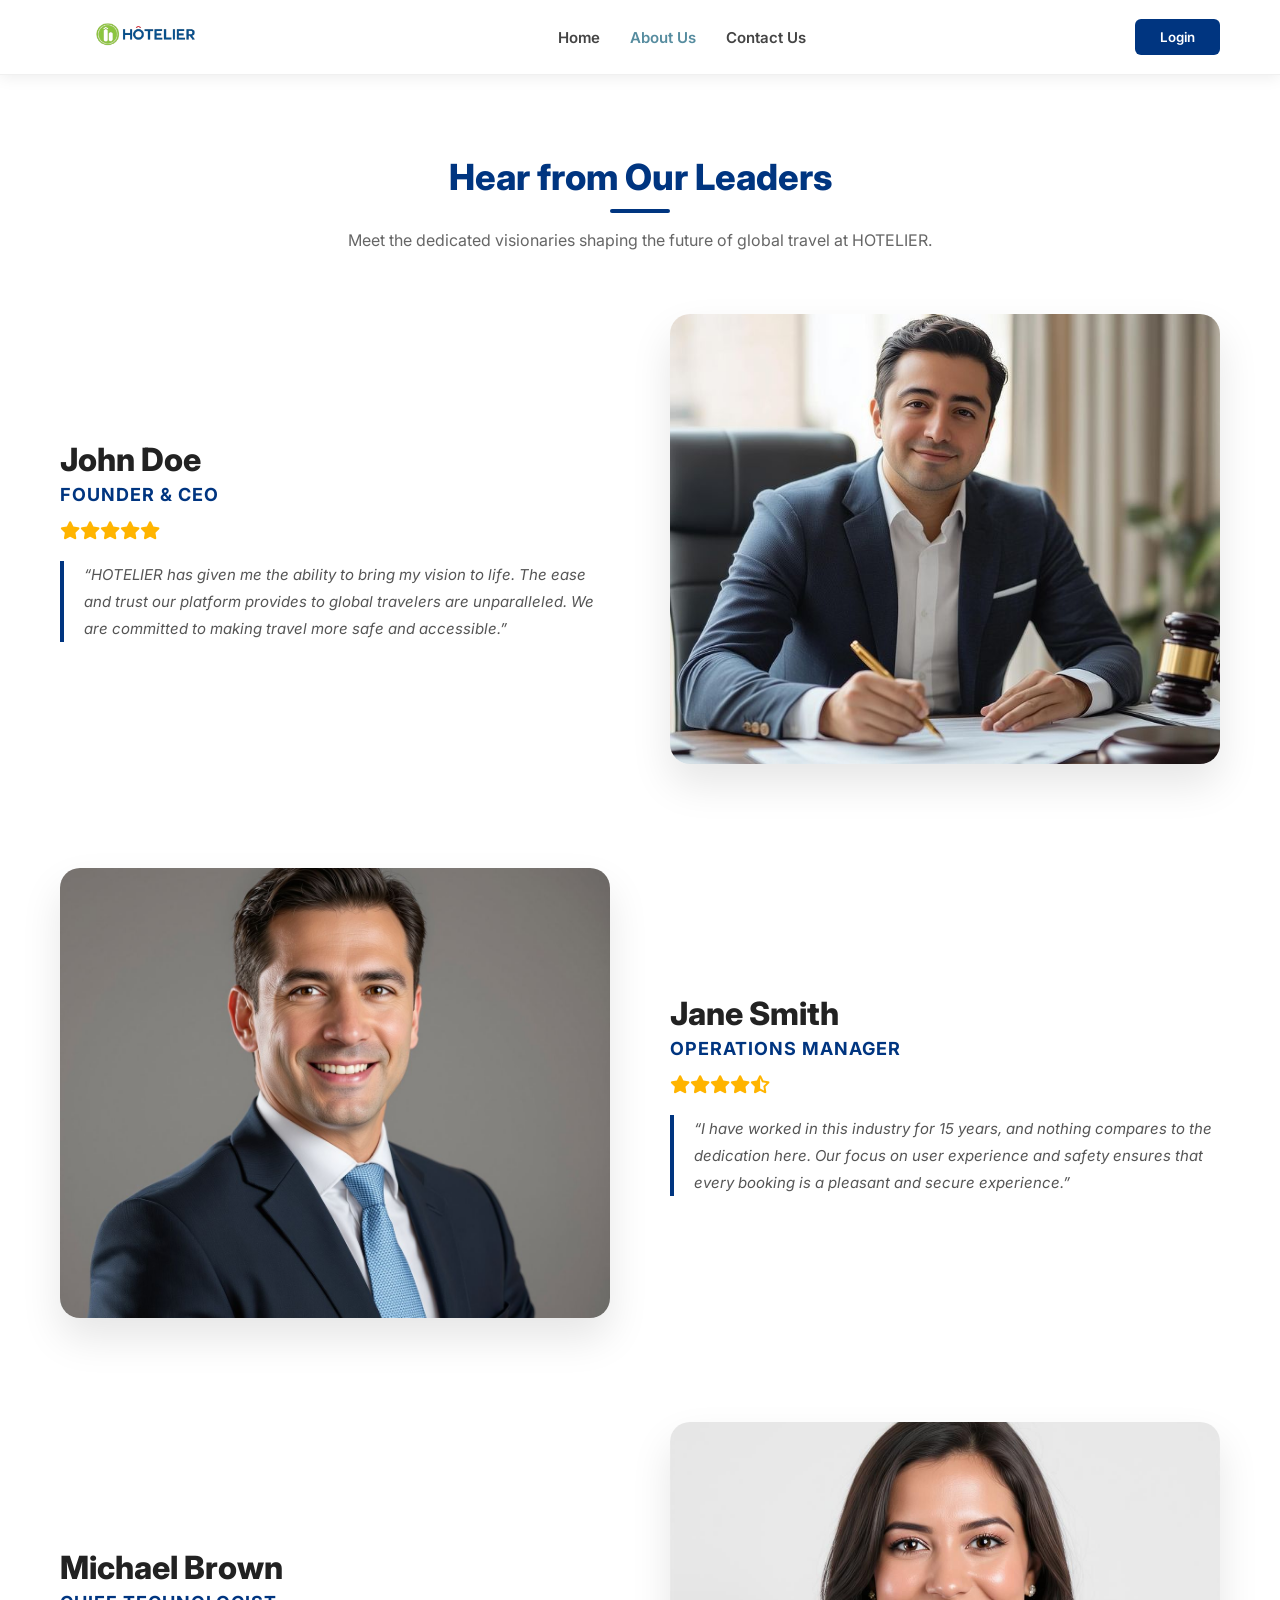
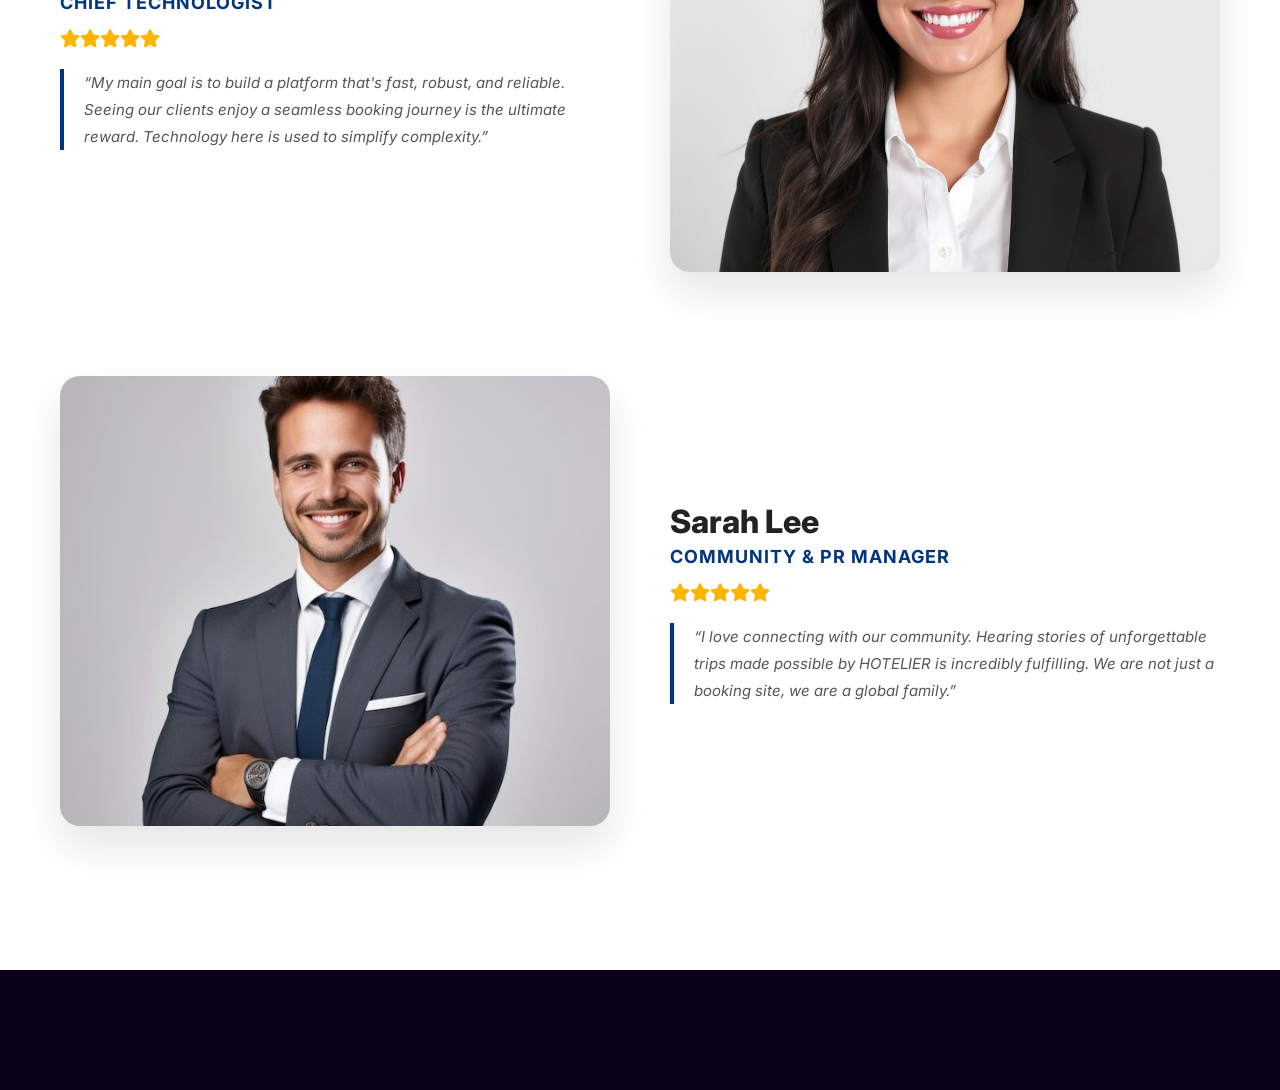
<file: about.html>
<!DOCTYPE html>
<html lang="bn">
<head>
    <meta charset="UTF-8">
    <meta name="viewport" content="width=device-width, initial-scale=1.0">
    <title>About Us - HOTELIER Global Booking</title>
    <link rel="stylesheet" href="style.css">
    <link href="https://fonts.googleapis.com/css2?family=Inter:wght@400;600;700;800&display=swap" rel="stylesheet">
    <link rel="stylesheet" href="https://cdnjs.cloudflare.com/ajax/libs/font-awesome/6.0.0/css/all.min.css">
    <link rel="icon" type="image/png" href="favicon-96x96.png" sizes="96x96" />
<link rel="icon" type="image/svg+xml" href="favicon.svg" />
<link rel="shortcut icon" href="favicon.ico" />
<link rel="apple-touch-icon" sizes="180x180" href="apple-touch-icon.png" />
<link rel="manifest" href="site.webmanifest" />
</head>
<body>

<nav class="navbar">
    <div class="container">
        <div class="logo">
            <img src="img/logo1.png" alt="Logo">
        </div>
        <ul class="nav-links">
            <li><a href="index.html" >Home</a></li>
            <li><a href="about.html" style="color: #568c9f;;">About Us</a></li>
            <li><a href="contact.html" >Contact Us</a></li>
        </ul>
        <div class="nav-auth">
            <a href="login.html">
                <button class="btn-login">Login</button>
            </a>
        </div>
    </div>
</nav>

<section class="testimonials-section section-header">
    <div class="container">
        <h2 class="main-title" style="display: block; text-align: center;">Hear from Our Leaders</h2>
        <p class="sub-title" style="text-align: center; margin-bottom: 60px;">Meet the dedicated visionaries shaping the future of global travel at HOTELIER.</p>
        
        <div class="testimonial-item about-grid right-image">
            <div class="testimonial-text about-text">
                <h3>John Doe</h3>
                <p class="role">Founder & CEO</p>
                <div class="rating">
                    <i class="fas fa-star"></i><i class="fas fa-star"></i><i class="fas fa-star"></i><i class="fas fa-star"></i><i class="fas fa-star"></i>
                </div>
                <p class="quotesub-title" style="text-align: left; font-size: 15px; color: #555;">“HOTELIER has given me the ability to bring my vision to life. The ease and trust our platform provides to global travelers are unparalleled. We are committed to making travel more safe and accessible.”</p>
            </div>
            <div class="testimonial-image about-image">
                <img src="img/person1.jpg" alt="CEO John Doe" style="border-radius: 20px; box-shadow: 0 20px 40px rgba(0,0,0,0.1);">
            </div>
        </div>

        <div class="testimonial-item about-grid left-image">
            <div class="testimonial-image about-image">
                <img src="img/person2.jpg" alt="Manager Jane Smith" style="border-radius: 20px; box-shadow: 0 20px 40px rgba(0,0,0,0.1);">
            </div>
            <div class="testimonial-text about-text">
                <h3>Jane Smith</h3>
                <p class="role">Operations Manager</p>
                <div class="rating">
                    <i class="fas fa-star"></i><i class="fas fa-star"></i><i class="fas fa-star"></i><i class="fas fa-star"></i><i class="fas fa-star-half-alt"></i>
                </div>
                <p class="quotesub-title" style="text-align: left; font-size: 15px; color: #555;">“I have worked in this industry for 15 years, and nothing compares to the dedication here. Our focus on user experience and safety ensures that every booking is a pleasant and secure experience.”</p>
            </div>
        </div>

        <div class="testimonial-item about-grid right-image">
            <div class="testimonial-text about-text">
                <h3>Michael Brown</h3>
                <p class="role">Chief Technologist</p>
                <div class="rating">
                    <i class="fas fa-star"></i><i class="fas fa-star"></i><i class="fas fa-star"></i><i class="fas fa-star"></i><i class="fas fa-star"></i>
                </div>
                <p class="quotesub-title" style="text-align: left; font-size: 15px; color: #555;">“My main goal is to build a platform that's fast, robust, and reliable. Seeing our clients enjoy a seamless booking journey is the ultimate reward. Technology here is used to simplify complexity.”</p>
            </div>
            <div class="testimonial-image about-image">
                <img src="img/person3.jpg" alt="CTO Michael Brown" style="border-radius: 20px; box-shadow: 0 20px 40px rgba(0,0,0,0.1);">
            </div>
        </div>

        <div class="testimonial-item about-grid left-image">
            <div class="testimonial-image about-image">
                <img src="img/person4.jpg" alt="Community Manager Sarah Lee" style="border-radius: 20px; box-shadow: 0 20px 40px rgba(0,0,0,0.1);">
            </div>
            <div class="testimonial-text about-text">
                <h3>Sarah Lee</h3>
                <p class="role">Community & PR Manager</p>
                <div class="rating">
                    <i class="fas fa-star"></i><i class="fas fa-star"></i><i class="fas fa-star"></i><i class="fas fa-star"></i><i class="fas fa-star"></i>
                </div>
                <p class="quotesub-title" style="text-align: left; font-size: 15px; color: #555;">“I love connecting with our community. Hearing stories of unforgettable trips made possible by HOTELIER is incredibly fulfilling. We are not just a booking site, we are a global family.”</p>
            </div>
        </div>

    </div>
</section>

    <footer class="main-footer">
        </footer>

        <script src="script.js"></script>

</body>
</html>
</file>
<file: style.css>
/* =========================================
   1. GLOBAL STYLES & RESET
   ========================================= */
* {
    margin: 0;
    padding: 0;
    box-sizing: border-box;
    font-family: 'Inter', sans-serif;
}

body {
    background-color: #ffffff;
    color: #333;
    overflow-x: hidden;
}

.container {
    max-width: 1200px;
    margin: 0 auto;
    padding: 0 20px;
}

/* =========================================
   2. NAVBAR
   ========================================= */
.navbar {
    height: 80px;
    background: #fff;
    display: flex;
    align-items: center;
    border-bottom: 1px solid #f0f0f0;
    position: sticky;
    top: 0;
    z-index: 1000;
}

.navbar .container {
    display: flex;
    justify-content: space-between;
    align-items: center;
}

.logo img { height: 40px; }

.nav-links {
    list-style: none;
    display: flex;
    gap: 30px;
}

.nav-links a {
    text-decoration: none;
    color: #333;
    font-weight: 600;
    font-size: 15px;
}

.btn-login {
    background: #003580;
    color: white;
    padding: 9px 25px;
    border-radius: 6px;
    border: none;
    font-weight: 600;
    cursor: pointer;
}

/* =========================================
   3. HERO SECTION & OVAL SEARCH BAR
   ========================================= */
.hero {
    position: relative;
    height: 580px;
    background: linear-gradient(rgba(0,0,0,0.3), rgba(0,0,0,0.3)), url('img/hero2.jpg') center/cover no-repeat;
    display: flex;
    align-items: center;
    justify-content: center;
    text-align: center;
    color: white;
}

.hero h1 { font-size: 45px; font-weight: 800; margin-bottom: 10px; }

/* ওভাল শেপ সার্চ বক্স */
.search-container {
    background: white;
    padding: 8px;
    border-radius: 60px; /* Pill Shape */
    box-shadow: 0 10px 30px rgba(0,0,0,0.2);
    width: 95%;
    max-width: 1050px;
    margin: 30px auto 0;
}

.guest-selector {
    position: relative; 
    cursor: pointer;
}


.input-group input {
    border: none !important;      
    outline: none !important;     
    background: transparent;      
    padding: 5px 0;               
    width: 100%;
    font-size: 15px;
    font-weight: 600;
    color: #333;
}


#destination, #checkin, #checkout {
    box-shadow: none !important;  
    border: none !important;
}


.input-group {
    border-right: 1px solid #eee; 
    padding: 10px 25px;
}

.input-group:nth-last-child(2) {
    border-right: none;           

.search-box {
    display: grid;
    grid-template-columns: 1.3fr 1fr 1fr 1.3fr auto;
    align-items: center;
}

.input-group {
    padding: 10px 25px;
    border-right: 1px solid #eee;
    text-align: left;
    display: flex;
    flex-direction: column;
}

.input-group:nth-child(4) { border-right: none; }

.input-group label {
    font-size: 10px;
    color: #003580;
    font-weight: 800;
    text-transform: uppercase;
    margin-bottom: 2px;
}

.input-group label i { margin-right: 5px; }

.input-group input, .display-text {
    border: none;
    outline: none;
    font-weight: 600;
    color: #333;
    font-size: 14px;
    background: transparent;
}

.btn-search {
    background: #003580;
    color: white;
    padding: 15px 40px;
    border-radius: 40px;
    border: none;
    font-weight: 700;
    cursor: pointer;
    margin-right: 5px;
}
}

/* পুরো সার্চ বক্সের বাইরের অংশ */
.search-container {
    background: white;
    padding: 10px;
    border-radius: 100px; /* এটি বক্সটিকে ওভাল শেপ দেবে */
    box-shadow: 0 15px 40px rgba(0, 0, 0, 0.15);
    width: 95%;
    max-width: 1100px;
    margin: 40px auto 0;
}

/* ইনপুট গ্রুপগুলোর সাজানো */
.search-box {
    display: flex;
    align-items: center;
    justify-content: space-between;
    width: 100%;
}

.input-group {
    flex: 1;
    padding: 10px 25px;
    border-right: 1px solid #ddd; 
    text-align: left;
}

/* শেষ ইনপুট গ্রুপের বর্ডার তুলে দেওয়া */
.input-group:nth-last-child(2) {
    border-right: none;
}

.input-group label {
    display: block;
    font-size: 11px;
    font-weight: 700;
    color: #003580;
    margin-bottom: 4px;
}

.input-group input, .display-text {
    border: none;
    outline: none;
    font-size: 15px;
    font-weight: 600;
    color: #333;
    width: 100%;
    background: transparent;
}

/* সার্চ বাটনটিকে গোল করা */
.btn-search {
    background: #003580;
    color: white;
    padding: 15px 45px;
    border-radius: 50px; /* বাটনটিকেও রাউন্ড করা */
    border: none;
    font-size: 16px;
    font-weight: 700;
    cursor: pointer;
    margin-left: 10px;
    transition: 0.3s;
}

.btn-search:hover {
    background: #00224f;
}

/* --- Guest Dropdown --- */
.guest-dropdown {
    position: absolute;
    top: 105%;
    left: 0;
    width: 260px;
    background: white;
    box-shadow: 0 10px 30px rgba(0,0,0,0.15);
    border-radius: 10px;
    padding: 20px;
    display: none;
    z-index: 100;
}

.guest-dropdown.active { display: block; }

.counter-item {
    display: flex;
    justify-content: space-between;
    align-items: center;
    margin-bottom: 15px;
    color: #333;
}

.controls button {
    width: 32px;
    height: 32px;
    border: 1px solid #003580;
    background: white;
    color: #003580;
    border-radius: 50%;
    cursor: pointer;
}

/* --- Offers Ticker Styles (SMOOTH LOOP FIXED) --- */
.offers-ticker {
    padding: 80px 0;
    overflow: hidden;
    background: #f4f7f6;
}

.ticker-wrapper {
    display: flex;
    margin-bottom: 40px;
    width: 100%;
}

.ticker-content {
    display: flex;
    gap: 30px;
    padding: 20px 0;
    width: max-content; /* কন্টেন্ট অনুযায়ী চওড়া হবে */
}

/* কার্ড ডিজাইন */
.offer-card, .city-card {
    min-width: 320px;
    height: 420px;
    border-radius: 20px;
    display: flex;
    flex-direction: column;
    justify-content: flex-end;
    padding: 25px;
    box-shadow: 0 10px 30px rgba(0,0,0,0.15);
    position: relative;
    overflow: hidden;
    cursor: pointer;
    transition: transform 0.3s ease;
    flex-shrink: 0;
}

.offer-card:hover, .city-card:hover {
    transform: scale(1.05);
    z-index: 5;
}

.offer-card img, .city-card img {
    position: absolute;
    top: 0;
    left: 0;
    width: 100%;
    height: 100%;
    object-fit: cover;
    z-index: 1;
}

.offer-card::after, .city-card::after {
    content: '';
    position: absolute;
    bottom: 0;
    left: 0;
    width: 100%;
    height: 70%;
    background: linear-gradient(to top, rgba(0,0,0,0.9), transparent);
    z-index: 2;
}

.offer-info, .city-info {
    position: relative;
    z-index: 3;
    color: #ffffff;
    text-align: left;
}

.offer-info h4, .city-info h4 {
    font-size: 24px;
    font-weight: 700;
    margin-bottom: 5px;
}

/* এনিমেশন লজিক (৫টি অরিজিনাল কার্ড + ৩০ গ্যাপ = ১৭৫০পিক্সেল) */
.l-to-r .ticker-content {
    animation: scrollLTR 40s linear infinite;
}

.r-to-l .ticker-content {
    animation: scrollRTL 40s linear infinite;
}

@keyframes scrollLTR {
    0% { transform: translateX(0); }
    100% { transform: translateX(calc(-1750px)); } /* মোট চওড়ার অর্ধেক */
}

@keyframes scrollRTL {
    0% { transform: translateX(calc(-1750px)); }
    100% { transform: translateX(0); }
}

/* মাউস নিলে যাতে এনিমেশন না থামে বা রিলোড না হয় */
.ticker-wrapper:hover .ticker-content {
    animation-play-state: running; /* সব সময় চলবে */
}

/* --- New Section Header Styles --- */
.section-header {
    padding: 60px 0 20px;
    text-align: center;
    background-color: #f4f7f6; /* আপনার ব্যাকগ্রাউন্ডের সাথে মিল রাখা হয়েছে */
}

.main-title {
    font-size: 36px;
    font-weight: 800;
    color: #003580; /* আপনার লোগো এবং বাটন কালারের সাথে মিল রাখা হয়েছে */
    margin-bottom: 15px;
    position: relative;
    display: inline-block;
}

/* হেডলাইনের নিচে একটি ছোট নীল দাগ দেওয়ার জন্য (ঐচ্ছিক) */
.main-title::after {
    content: '';
    display: block;
    width: 60px;
    height: 4px;
    background: #003580;
    margin: 10px auto 0;
    border-radius: 2px;
}

.sub-title {
    font-size: 16px;
    color: #666;
    max-width: 700px;
    margin: 0 auto;
    line-height: 1.6;
    font-weight: 400;
}



/* --- Features Section --- */
.features {
    padding: 80px 0;
    background-color: #ffffff;
}

.feature-grid {
    display: grid;
    grid-template-columns: repeat(auto-fit, minmax(250px, 1fr));
    gap: 30px;
}

.feature-card {
    padding: 40px 25px;
    border-radius: 20px;
    background: #fff;
    transition: all 0.4s cubic-bezier(0.175, 0.885, 0.32, 1.275);
    border: 1px solid #f0f0f0;
    text-align: center;
}

.feature-card:hover {
    transform: translateY(-12px);
    box-shadow: 0 20px 40px rgba(0, 53, 128, 0.08);
}

.icon-box {
    width: 80px;
    height: 80px;
    background: rgba(0, 53, 128, 0.05);
    color: #003580;
    border-radius: 20px;
    display: flex;
    align-items: center;
    justify-content: center;
    font-size: 35px;
    margin: 0 auto 25px;
    transition: 0.4s;
}

.feature-card:hover .icon-box {
    background: #003580;
    color: #ffffff;
    transform: rotateY(360deg);
}

/* --- Footer Styles --- */
.main-footer {
    background-color: #0b021a;
    color: #ffffff;
    padding: 80px 0 30px;
}

.footer-grid {
    display: grid;
    grid-template-columns: repeat(auto-fit, minmax(200px, 1fr));
    gap: 40px;
    margin-bottom: 50px;
}

.footer-col h3 {
    font-size: 14px;
    margin-bottom: 25px;
    letter-spacing: 1px;
    color: #fff;
}

.footer-col ul {
    list-style: none;
}

.footer-col ul li {
    margin-bottom: 12px;
}

.footer-col ul li a {
    color: #bbbbbb;
    text-decoration: none;
    font-size: 14px;
    transition: 0.3s;
}

.footer-col ul li a:hover {
    color: #fff;
    padding-left: 5px;
}

.footer-bottom {
    border-top: 1px solid #2d2c2c;
    padding-top: 30px;
    display: flex;
    justify-content: space-between;
    align-items: center;
    flex-wrap: wrap;
}

.social-links {
    display: flex;
    gap: 20px;
}

.social-links a {
    color: #ffffff;
    font-size: 18px;
    transition: 0.3s;
}

.social-links a:hover {
    color: #003580;
    transform: translateY(-3px);
}







/* --- Navbar (Same as Home) --- */
.navbar {
    height: 75px;
    background: #ffffff;
    display: flex;
    align-items: center;
    box-shadow: 0 2px 15px rgba(0,0,0,0.08);
    position: sticky;
    top: 0;
    z-index: 1000;
}

.navbar .container {
    display: flex;
    justify-content: space-between;
    align-items: center;
    width: 100%;
}

.logo img {
    height: 120px; /* লোগো সাইজ আপনার আগের কোড অনুযায়ী */
    width: auto;
}

.nav-links {
    list-style: none;
    display: flex;
    gap: 30px;
}

.nav-links a {
    text-decoration: none;
    color: #444;
    font-weight: 600;
    transition: 0.3s;
}

.nav-links a:hover { color: #003580; }

.btn-login {
    background: #003580;
    color: white;
    padding: 10px 25px;
    border: none;
    border-radius: 6px;
    font-weight: 600;
    cursor: pointer;
}

/* --- Section Header Styles --- */
.section-header {
    padding: 80px 0 40px;
    text-align: center;
}

.main-title {
    font-size: 36px;
    font-weight: 800;
    color: #003580;
    margin-bottom: 15px;
    position: relative;
}

.main-title::after {
    content: '';
    display: block;
    width: 60px;
    height: 4px;
    background: #003580;
    margin: 10px auto 0;
    border-radius: 2px;
}

.sub-title {
    font-size: 16px;
    color: #666;
    max-width: 700px;
    margin: 0 auto;
}

/* --- Testimonials Alternating Layout (The Magic) --- */
.testimonials-section {
    background-color: #ffffff;
}

.testimonial-item {
    display: grid;
    grid-template-columns: 1fr 1fr; 
    gap: 60px;
    align-items: center;
    margin-bottom: 100px; 
    text-align: left;
}

.testimonial-image img {
    width: 100%;
    height: 450px;
    object-fit: cover;
    border-radius: 25px;
    box-shadow: 0 25px 50px rgba(0, 53, 128, 0.15);
    transition: transform 0.4s ease;
}

.testimonial-image img:hover {
    transform: scale(1.02);
}

/* টেক্সট অংশ */
.testimonial-text h3 {
    font-size: 32px;
    font-weight: 800;
    color: #222;
    margin-bottom: 5px;
}

.role {
    font-size: 18px;
    font-weight: 700;
    color: #003580;
    margin-bottom: 15px;
    text-transform: uppercase;
    letter-spacing: 1px;
}

.rating {
    color: #ffb400;
    margin-bottom: 20px;
    font-size: 18px;
}

.quotesub-title {
    font-style: italic;
    line-height: 1.8;
    color: #555;
    position: relative;
    padding-left: 20px;
    border-left: 4px solid #003580;
}

/* --- Footer (Simple Professional) --- */
.main-footer {
    background: #0b021a;
    padding: 60px 0;
    color: white;
    text-align: center;
}







/* --- Contact Page Styles --- */
.contact-section {
    padding: 80px 0;
    background: #f8faff;
}

.contact-wrapper {
    display: grid;
    grid-template-columns: 1fr 1.8fr;
    gap: 40px;
    margin-top: 40px;
}

/* Left Card (Dark Background) */
.contact-info-card {
    background: #003580; /* আপনার সিগনেচার কালার */
    color: white;
    padding: 40px;
    border-radius: 20px;
    box-shadow: 0 10px 30px rgba(0, 0, 0, 0.1);
}

.contact-info-card h3 { margin-bottom: 30px; font-size: 22px; }


#phone {
    padding-left: 50px !important; 
    width: 100% !important;
}


.iti {
    width: 100%;
}

.iti__flag-container {
    padding-left: 10px; /* ফ্ল্যাগ আইকনের বাম পাশে সামান্য গ্যাপ */
}

.info-item {
    display: flex;
    align-items: center;
    gap: 15px;
    margin-bottom: 25px;
    text-decoration: none;
    color: white;
    transition: 0.3s;
}

.info-item:hover { transform: translateX(10px); color: #82b1ff; }

.info-item .icon-box {
    width: 50px;
    height: 50px;
    background: rgba(255, 255, 255, 0.1);
    border-radius: 12px;
    display: flex;
    align-items: center;
    justify-content: center;
    font-size: 20px;
}

.info-item span { font-size: 14px; opacity: 0.8; }
.info-item p { font-size: 16px; font-weight: 600; }

/* Right Card (Form) */
.contact-form-card {
    background: white;
    padding: 40px;
    border-radius: 20px;
    box-shadow: 0 10px 30px rgba(0, 0, 0, 0.05);
}

.form-row {
    display: grid;
    grid-template-columns: 1fr 1fr;
    gap: 20px;
    margin-bottom: 20px;
}

.input-group {
    display: flex;
    flex-direction: column;
    gap: 8px;
    margin-bottom: 20px;
}

.input-group label { font-weight: 600; font-size: 14px; color: #333; }

.input-group input, .input-group textarea {
    padding: 12px 15px;
    border: 1px solid #ddd;
    border-radius: 8px;
    font-size: 14px;
    outline: none;
    transition: 0.3s;
}

.input-group input:focus { border-color: #003580; }

/* Specific style for Country Code Input */
.iti { width: 100%; }

.btn-send {
    background: #003580;
    color: white;
    padding: 15px 30px;
    border: none;
    border-radius: 30px;
    font-weight: 700;
    cursor: pointer;
    transition: 0.3s;
    float: right;
}

.btn-send:hover { background: #00265c; box-shadow: 0 5px 15px rgba(0, 53, 128, 0.3); }





* {
    margin: 0;
    padding: 0;
    box-sizing: border-box;
    font-family: 'Inter', sans-serif;
}

.login-page {
    background-color: #f8f9fc;
    height: 100vh;
    display: flex;
    justify-content: center;
    align-items: center;
}

.main-container {
    display: flex;
    width: 100%;
    height: 100vh;
    background: white;
    overflow: hidden;
}

/* ফর্ম সাইড */
.form-side {
    flex: 1;
    display: flex;
    flex-direction: column;
    padding: 40px 80px;
    position: relative;
    justify-content: center;
}

.top-nav {
    position: absolute;
    top: 30px;
    left: 40px;
}

.back-btn {
    text-decoration: none;
    color: #666;
    font-size: 14px;
    font-weight: 600;
}

.form-wrapper {
    max-width: 420px;
    width: 100%;
    margin: 0 auto;
}

.header h2 {
    font-size: 32px;
    font-weight: 800;
    color: #111;
    margin-bottom: 8px;
}

.header p {
    color: #666;
    font-size: 15px;
    margin-bottom: 30px;
}

.input-box {
    margin-bottom: 20px;
}

.input-box label {
    display: block;
    font-size: 14px;
    font-weight: 600;
    margin-bottom: 8px;
    color: #333;
}

.input-box input {
    width: 100%;
    padding: 14px;
    border: 1px solid #ddd;
    border-radius: 10px;
    font-size: 15px;
    outline: none;
}

.input-box input:focus {
    border-color: #003580;
}

.name-row {
    display: flex;
    gap: 15px;
}

.flex-row {
    display: flex;
    justify-content: space-between;
    align-items: center;
    font-size: 14px;
    margin-bottom: 25px;
}

.forgot {
    color: #003580;
    text-decoration: none;
    font-weight: 600;
}

.btn-primary {
    width: 100%;
    padding: 15px;
    background: #003580;
    color: white;
    border: none;
    border-radius: 10px;
    font-size: 16px;
    font-weight: 700;
    cursor: pointer;
    transition: 0.3s;
}

.btn-primary:hover {
    background: #002250;
}

.divider {
    text-align: center;
    margin: 25px 0;
    position: relative;
}

.divider::before {
    content: '';
    position: absolute;
    top: 50%;
    left: 0;
    width: 100%;
    height: 1px;
    background: #eee;
}

.divider span {
    background: white;
    padding: 0 15px;
    position: relative;
    color: #999;
    font-size: 13px;
}

.social-btns {
    display: flex;
    gap: 15px;
    margin-bottom: 25px;
}

.social-btns button {
    flex: 1;
    padding: 12px;
    border: 1px solid #ddd;
    border-radius: 10px;
    background: white;
    cursor: pointer;
    display: flex;
    align-items: center;
    justify-content: center;
    gap: 10px;
    font-weight: 600;
}

.footer-text {
    text-align: center;
    font-size: 14px;
    color: #666;
}

.footer-text a {
    color: #003580;
    text-decoration: none;
    font-weight: 700;
}

/* ইমেজ সাইড */
.image-side {
    flex: 1.2;
    position: relative;
}

.image-side img {
    width: 100%;
    height: 100%;
    object-fit: cover;
}

.img-content {
    position: absolute;
    bottom: 60px;
    left: 60px;
    right: 60px;
    color: white;
}

.img-content h3 {
    font-size: 28px;
    margin-bottom: 10px;
    text-shadow: 0 2px 10px rgba(0,0,0,0.3);
}




/* বুকিং পপ-আপ (Modal) স্টাইল */
.booking-modal {
    display: none;
    position: fixed;
    z-index: 9999;
    left: 0;
    top: 0;
    width: 100%;
    height: 100%;
    background: rgba(0,0,0,0.8);
    align-items: center;
    justify-content: center;
    padding: 20px;
}
.booking-modal.active { display: flex; }
.modal-content {
    background: white;
    width: 100%;
    max-width: 500px;
    border-radius: 15px;
    overflow: hidden;
    position: relative;
}
.close-modal {
    position: absolute;
    right: 15px;
    top: 10px;
    font-size: 30px;
    cursor: pointer;
    color: #fff;
    text-shadow: 0 0 5px rgba(0,0,0,0.5);
}
.modal-body { padding: 20px; }
.modal-hotel-img { width: 100%; height: 200px; object-fit: cover; }
.btn-confirm-final {
    background: #003580;
    color: white;
    border: none;
    padding: 12px;
    width: 100%;
    border-radius: 5px;
    font-weight: bold;
    cursor: pointer;
    margin-top: 15px;
}






/* দুই কলাম লেআউট স্টাইল */
.main-booking-wrapper {
    display: flex;
    max-width: 1100px;
    margin: 40px auto;
    gap: 30px;
    padding: 0 20px;
    align-items: flex-start;
}

.booking-left-section {
    flex: 2; /* বাম পাশ বড় থাকবে */
}

.booking-right-section {
    flex: 1; /* ডান পাশ ছোট থাকবে */
    position: sticky;
    top: 20px;
}

.summary-card {
    background: #fff;
    padding: 25px;
    border-radius: 15px;
    box-shadow: 0 10px 30px rgba(0,0,0,0.08);
}

.summary-card h3 {
    margin-top: 0;
    color: #333;
    font-size: 18px;
    border-bottom: 1px solid #eee;
    padding-bottom: 10px;
}

.hotel-summary-content img {
    width: 100%;
    height: 150px;
    object-fit: cover;
    border-radius: 10px;
    margin-bottom: 15px;
}

.sum-details h4 {
    margin: 5px 0;
    color: #003580;
}

.sum-details p {
    font-size: 14px;
    color: #555;
    margin: 3px 0;
}

.sum-about {
    font-size: 12px !important;
    color: #888 !important;
    line-height: 1.4;
    margin-top: 10px !important;
}

.total-price-row {
    display: flex;
    justify-content: space-between;
    margin: 20px 0;
    font-size: 18px;
}

.total-price-row strong {
    color: #ff6d00;
}




/* Input Grid Layout (যদি আগে না থাকে) */
.input-grid {
    display: grid;
    grid-template-columns: repeat(2, 1fr);
    gap: 20px;
    margin-top: 15px;
}

/* Input Group Styling */
.input-group {
    display: flex;
    flex-direction: column;
    gap: 8px;
}

.input-group label {
    font-size: 14px;
    font-weight: 600;
    color: #333;
}

/* Field with Icon Styling */
.field-with-icon {
    position: relative;
    display: flex;
    align-items: center;
}

.field-with-icon i {
    position: absolute;
    left: 15px;
    color: #003580; /* আপনার থিম কালার */
    font-size: 16px;
}

.field-with-icon input {
    width: 100%;
    padding: 12px 12px 12px 45px;
    border: 1px solid #ddd;
    border-radius: 8px;
    font-size: 14px;
    transition: 0.3s;
}

.field-with-icon input:focus {
    border-color: #003580;
    outline: none;
    box-shadow: 0 0 5px rgba(0, 53, 128, 0.1);
}

/* Responsive for Mobile */
@media (max-width: 600px) {
    .input-grid {
        grid-template-columns: 1fr;
    }
}

/* মোবাইল রেসপন্সিভ (ছোট স্ক্রিনে কলামগুলো নিচে নিচে চলে আসবে) */
@media (max-width: 768px) {
    .main-booking-wrapper {
        flex-direction: column;
    }
    .booking-left-section, .booking-right-section {
        width: 100%;
        flex: none;
    }
}

@media (max-width: 600px) {
    .input-grid { grid-template-columns: 1fr; }
}




/* রেসপন্সিভনেস */
@media (max-width: 992px) {
    .image-side { display: none; }
    .form-side { padding: 40px 20px; }
}







/* --- মোবাইল রেসপনসিভ CSS --- */

@media screen and (max-width: 768px) {
    /* ১. Navbar চিকন করা (৬০% শুরু) */
    .navbar {
        height: 45px; /* হাইট কমিয়ে চিকন করা হয়েছে */
    }

    .logo img {
        height: 5px; /* লোগো ছোট করা হয়েছে */
    }

    .btn-login {
        padding: 3px 6px; /* বাটনটি চিকন করা হয়েছে */
        font-size: 5px;
    }

    /* ২. নেভিগেশন লিঙ্ক (যদি হাইড না করতে চান তবে স্পেস কমানো) */
    .nav-links {
        gap: 10px;
    }
    
    .nav-links a {
        font-size: 13px;
    }

    /* ৩. Hero Section টেক্সট অ্যাডজাস্টমেন্ট */
    .hero {
        height: auto;
        padding: 100px 0 60px;
    }

    .hero h1 {
        font-size: 28px; /* মোবাইলে বড় লেখা ছোট করা */
        padding: 0 10px;
    }

    .hero p {
        font-size: 14px;
    }

    /* ৪. ওভাল সার্চ বক্সকে মোবাইলে ভার্টিক্যাল করা */
    .search-container {
        border-radius: 20px; /* মোবাইলে পুরোপুরি ওভাল থেকে সামান্য রাউন্ডেড */
        padding: 15px;
        margin-top: 20px;
        width: 90%;
    }

    .search-box {
        display: flex;
        flex-direction: column; /* একটির নিচে আরেকটি আসবে */
        gap: 10px;
    }

    .input-group {
        width: 100%;
        border-right: none; /* মোবাইল কলামে বর্ডার দরকার নেই */
        border-bottom: 1px solid #eee; /* নিচে হালকা দাগ */
        padding: 10px 15px;
    }

    .input-group:nth-last-child(2) {
        border-bottom: none;
    }

    /* ৫. সার্চ বাটন ফুল উইডথ করা */
    .btn-search {
        width: 100%;
        margin-left: 0;
        margin-top: 10px;
        padding: 15px;
        border-radius: 15px; /* বাটনের শেপ বক্সের সাথে মিল রাখা */
    }

    /* ৬. গেস্ট ড্রপডাউন মোবাইল অ্যাডজাস্টমেন্ট */
    .guest-dropdown {
        width: 100%;
        position: static; /* ড্রপডাউনটি ইনপুটের নিচেই জায়গা নেবে */
        box-shadow: none;
        border: 1px solid #f0f0f0;
        margin-top: 10px;
    }
}







/* --- ফোনের জন্য রেসপন্সিভ ডিজাইন (Mobile Only) --- */
@media screen and (max-width: 768px) {
    
       /* ১. Navbar চিকন করা (৬০% শুরু) */
    .navbar {
        height: 45px; /* হাইট কমিয়ে চিকন করা হয়েছে */
    }

    .logo img {
        height: 60px; /* লোগো ছোট করা হয়েছে */
    }

    .btn-login {
        padding: 4px 6px; /* বাটনটি চিকন করা হয়েছে */
        font-size: 8px;
    }

    /* ২. নেভিগেশন লিঙ্ক (যদি হাইড না করতে চান তবে স্পেস কমানো) */
    .nav-links {
        gap: 10px;
    }
    
    .nav-links a {
        font-size: 13px;
    }

    /* ৩. Hero Section টেক্সট অ্যাডজাস্টমেন্ট */
    .hero {
        height: auto;
        padding: 100px 0 60px;
    }

    .hero h1 {
        font-size: 28px; /* মোবাইলে বড় লেখা ছোট করা */
        padding: 0 10px;
    }

    .hero p {
        font-size: 14px;
    }

    /* ৪. ওভাল সার্চ বক্সকে মোবাইলে ভার্টিক্যাল করা */
    .search-container {
        border-radius: 20px; /* মোবাইলে পুরোপুরি ওভাল থেকে সামান্য রাউন্ডেড */
        padding: 15px;
        margin-top: 20px;
        width: 90%;
    }

    .search-box {
        display: flex;
        flex-direction: column; /* একটির নিচে আরেকটি আসবে */
        gap: 10px;
    }

    .input-group {
        width: 100%;
        border-right: none; /* মোবাইল কলামে বর্ডার দরকার নেই */
        border-bottom: 1px solid #eee; /* নিচে হালকা দাগ */
        padding: 10px 15px;
    }

    .input-group:nth-last-child(2) {
        border-bottom: none;
    }

    /* ৫. সার্চ বাটন ফুল উইডথ করা */
    .btn-search {
        width: 100%;
        margin-left: 0;
        margin-top: 10px;
        padding: 15px;
        border-radius: 15px; /* বাটনের শেপ বক্সের সাথে মিল রাখা */
    }

    /* ৬. গেস্ট ড্রপডাউন মোবাইল অ্যাডজাস্টমেন্ট */
    .guest-dropdown {
        width: 100%;
        position: static; /* ড্রপডাউনটি ইনপুটের নিচেই জায়গা নেবে */
        box-shadow: none;
        border: 1px solid #f0f0f0;
        margin-top: 10px;
    }
    

    /* ২. কন্টাক্ট সেকশন লেআউট */
    .contact-wrapper {
        display: flex !important; 
        flex-direction: column; /* একটার নিচে একটা বসবে */
        gap: 20px !important;
    }

    /* ৩. ফর্ম সেকশন (উপরে থাকবে) */
    .contact-form-card {
        order: 1 !important; /* ফর্ম উপরে আসবে */
        padding: 25px 15px !important;
    }

    /* ফর্মের ভেতরের First Name ও Last Name একটার নিচে একটা */
    .contact-form-card form div[style*="display: flex"] {
        flex-direction: column !important;
        gap: 15px !important;
    }

    .contact-form-card input, 
    .contact-form-card textarea {
        width: 100% !important;
        margin-bottom: 15px;
    }

    .btn-send {
        width: 100%; /* বাটনটি ফোনের স্ক্রিনে পূর্ণ চওড়া হবে */
        float: none !important;
        padding: 12px !important;
    }

    /* ৪. নীল ইনফো কার্ড (সবার নিচে থাকবে) */
    .contact-info-card {
        order: 2 !important; /* নীল বক্স নিচে চলে যাবে */
        padding: 30px 20px !important;
        text-align: center;
    }

    .contact-info-card h3 {
        font-size: 18px;
        margin-bottom: 15px;
    }

    .info-item {
        justify-content: center; /* ভেতরের আইকন ও টেক্সট সেন্টারে থাকবে */
        text-align: left;
    }

    /* কন্টাক্ট হেডলাইন */
    .main-title {
        font-size: 24px !important;
        margin-bottom: 20px !important;
        text-align: center;
    }
}






/* --- আপনার আগের দেওয়া CSS এর নিচে এই অংশটি যুক্ত করুন --- */

/* কন্টেইনার সেটআপ */
.container {
    max-width: 1200px;
    margin: 0 auto;
    padding: 0 20px;
}

/* রেসপনসিভ লজিক (ট্যাবলেট এবং মোবাইলের জন্য) */
@media screen and (max-width: 992px) {
    .testimonial-item {
        gap: 30px; /* গ্যাপ কমিয়ে আনা হয়েছে */
        margin-bottom: 60px;
    }

    .testimonial-image img {
        height: 300px; /* ছোট স্ক্রিনে ইমেজের উচ্চতা কমানো হয়েছে */
    }

    .testimonial-text h3 {
        font-size: 24px;
    }

    .role {
        font-size: 14px;
    }
}

/* অতি ক্ষুদ্র স্ক্রিন (যেমন ফোন) এর জন্য বিশেষ অ্যাডজাস্টমেন্ট */
@media screen and (max-width: 600px) {
    .testimonial-item {
        grid-template-columns: 100px 1fr; /* ইমেজ ১০০ পিক্সেল এবং বাকি জায়গা টেক্সট */
        gap: 15px;
        align-items: start; /* টেক্সট উপর থেকে শুরু হবে */
    }

    .testimonial-image img {
        height: 100px; /* ইমেজ ছোট করে আইকনের মতো করা হয়েছে */
        width: 100px;
        border-radius: 15px;
        box-shadow: 0 10px 20px rgba(0, 53, 128, 0.1);
    }

    .testimonial-text h3 {
        font-size: 18px;
        margin-bottom: 2px;
    }

    .role {
        font-size: 12px;
        margin-bottom: 5px;
    }

    .rating {
        font-size: 10px;
        margin-bottom: 10px;
    }

    .quotesub-title {
        font-size: 13px !important;
        line-height: 1.5;
        padding-left: 10px;
    }

    /* অল্টারনেটিং লেআউট মোবাইলে ঠিক রাখা */
    .left-image .testimonial-image {
        grid-column: 1;
    }
    .left-image .testimonial-text {
        grid-column: 2;
    }
    
    .right-image .testimonial-image {
        grid-column: 1;
    }
    .right-image .testimonial-text {
        grid-column: 2;
    }
    
    /* রাইট ইমেজ লেআউটে গ্রিড অর্ডার ঠিক করা যেন ইমেজ বামে থাকে */
    .testimonial-item.right-image {
        display: flex;
        flex-direction: row;
    }
    
    .right-image .testimonial-image {
        order: 1;
        flex: 0 0 100px;
    }
    
    .right-image .testimonial-text {
        order: 2;
        flex: 1;
    }
}



/* --- বিদ্যমান CSS এর নিচে এই অংশটুকু যোগ করুন --- */

/* মোবাইল রেসপন্সিভনেস: ডানদিকের ইমেজ প্যানেল হাইড করা */
@media screen and (max-width: 768px) {
    #hotelResults {
        grid-template-columns: 1fr !important; /* মোবাইলে শুধু লিস্ট দেখাবে */
    }
    #imagePreview {
        display: none !important; /* বাম পাশের ইমেজ প্রিভিউ হাইড */
    }
    .hotel-card {
        flex-direction: column !important;
        height: auto !important;
    }
    .hotel-card img {
        width: 100% !important;
        height: 200px !important;
    }
}
</file>
